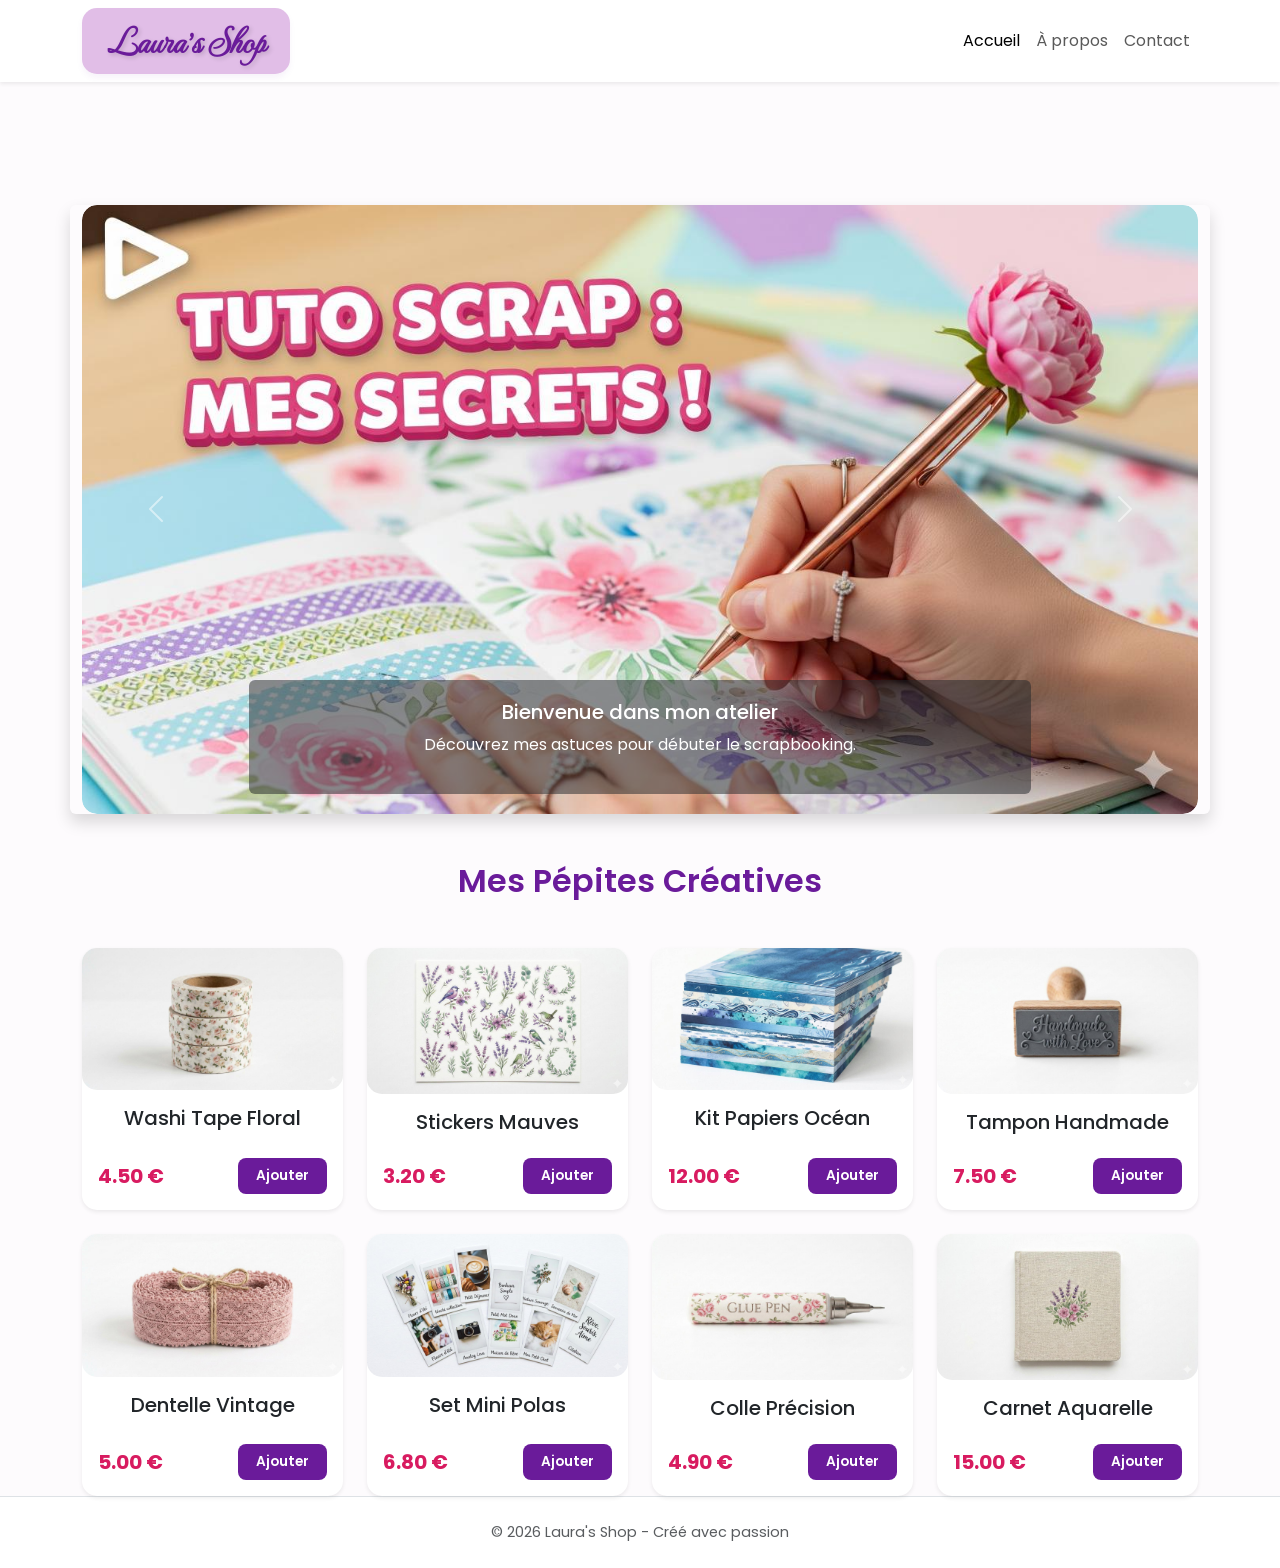
<file: index.html>
<!DOCTYPE html>
<html lang="fr"> 
<head>
    <meta charset="UTF-8">
    <meta name="viewport" content="width=device-width, initial-scale=1.0">
    <title>Laura's Shop - Scrapbooking & Créations</title> 
    <meta name="description" content="Découvrez Laura's Shop : boutique de scrapbooking et papeterie créative personnalisée."> 
    <link href="https://cdn.jsdelivr.net/npm/bootstrap@5.3.0/dist/css/bootstrap.min.css" rel="stylesheet"> 
    <link rel="stylesheet" href="css/style.css"> 
</head>
<body>

    <header> 
        <nav class="navbar navbar-expand-lg navbar-light bg-white shadow-sm fixed-top"> 
            <div class="container">
                <a class="navbar-brand fw-bold anchored-logo" href="index.html">Laura's Shop</a>
                <button class="navbar-toggler" type="button" data-bs-toggle="collapse" data-bs-target="#navbarNav">
                    <span class="navbar-toggler-icon"></span>
                </button>
                <div class="collapse navbar-collapse" id="navbarNav">
                    <ul class="navbar-nav ms-auto">
                        <li class="nav-item"><a class="nav-link active" href="index.html">Accueil</a></li>
                        <li class="nav-item"><a class="nav-link" href="about.html">À propos</a></li>
                        <li class="nav-item"><a class="nav-link" href="contact.html">Contact</a></li>
                    </ul>
                </div>
            </div>
        </nav>
    </header>

    <main class="mt-5 pt-4"> 
        <section id="tutoCarousel" class="carousel slide container my-5 shadow rounded overflow-hidden" data-bs-ride="carousel">
            <div class="carousel-inner">
                <div class="carousel-item active">
                    <img src="images/Gemini_Generated_Image_mxi321mxi321mxi3.jpg" class="d-block w-100" alt="Ambiance Scrapbooking Laura's Shop"> 
                    <div class="carousel-caption d-none d-md-block bg-dark bg-opacity-50 rounded">
                        <h5>Bienvenue dans mon atelier</h5>
                        <p>Découvrez mes astuces pour débuter le scrapbooking.</p>
                    </div>
                </div>
                <div class="carousel-item">
                    <img src="images/Gemini_Generated_Image_9dyt8o9dyt8o9dyt.jpg" class="d-block w-100" alt="Carnet Aquarelle">
                    <div class="carousel-caption d-none d-md-block bg-dark bg-opacity-50 rounded">
                        <h5>Le stylo fleuri</h5>
                        <p>Mon produit phare pour vos souvenirs les plus précieux.</p>
                    </div>
                </div>
            </div>
            <button class="carousel-control-prev" type="button" data-bs-target="#tutoCarousel" data-bs-slide="prev">
                <span class="carousel-control-prev-icon"></span>
            </button>
            <button class="carousel-control-next" type="button" data-bs-target="#tutoCarousel" data-bs-slide="next">
                <span class="carousel-control-next-icon"></span>
            </button>
        </section>

        <section class="container mt-5">
            <h2 class="text-center mb-5">Mes Pépites Créatives</h2>

            <div class="row g-4"> 
                
                <article class="col-12 col-md-6 col-lg-3"> 
                    <div class="card h-100 shadow-sm border-0 product-card"> 
                        <img src="images/Gemini_Generated_Image_bq68mibq68mibq68.jpg" class="card-img-top" alt="Washi Tape Floral Rose">
                        <div class="card-body d-flex flex-column text-center">
                            <h5 class="card-title">Washi Tape Floral</h5>
                            <div class="mt-auto pt-3 d-flex justify-content-between align-items-center">
                                <span class="price fw-bold" style="color: #d81b60;">4.50 €</span>
                                <button class="btn btn-ajouter-panier">Ajouter</button>
                            </div>
                        </div>
                    </div>
                </article>

                <article class="col-12 col-md-6 col-lg-3">
                    <div class="card h-100 shadow-sm border-0 product-card">
                        <img src="images/Gemini_Generated_Image_bdau4tbdau4tbdau.jpg" class="card-img-top" alt="Stickers Jardin Mauve">
                        <div class="card-body d-flex flex-column text-center">
                            <h5 class="card-title">Stickers Mauves</h5>
                            <div class="mt-auto pt-3 d-flex justify-content-between align-items-center">
                                <span class="price fw-bold" style="color: #d81b60;">3.20 €</span>
                                <button class="btn btn-ajouter-panier">Ajouter</button>
                            </div>
                        </div>
                    </div>
                </article>

                <article class="col-12 col-md-6 col-lg-3">
                    <div class="card h-100 shadow-sm border-0 product-card">
                        <img src="images/Gemini_Generated_Image_6sgvvf6sgvvf6sgv.jpg" class="card-img-top" alt="Kit Papiers Océan">
                        <div class="card-body d-flex flex-column text-center">
                            <h5 class="card-title">Kit Papiers Océan</h5>
                            <div class="mt-auto pt-3 d-flex justify-content-between align-items-center">
                                <span class="price fw-bold" style="color: #d81b60;">12.00 €</span>
                                <button class="btn btn-ajouter-panier">Ajouter</button>
                            </div>
                        </div>
                    </div>
                </article>

                <article class="col-12 col-md-6 col-lg-3">
                    <div class="card h-100 shadow-sm border-0 product-card">
                        <img src="images/Gemini_Generated_Image_9k2to99k2to99k2t.jpg" class="card-img-top" alt="Tampon Handmade">
                        <div class="card-body d-flex flex-column text-center">
                            <h5 class="card-title">Tampon Handmade</h5>
                            <div class="mt-auto pt-3 d-flex justify-content-between align-items-center">
                                <span class="price fw-bold" style="color: #d81b60;">7.50 €</span>
                                <button class="btn btn-ajouter-panier">Ajouter</button>
                            </div>
                        </div>
                    </div>
                </article>

                <article class="col-12 col-md-6 col-lg-3">
                    <div class="card h-100 shadow-sm border-0 product-card">
                        <img src="images/Gemini_Generated_Image_3bwvoq3bwvoq3bwv.jpg" class="card-img-top" alt="Dentelle Vieux Rose">
                        <div class="card-body d-flex flex-column text-center">
                            <h5 class="card-title">Dentelle Vintage</h5>
                            <div class="mt-auto pt-3 d-flex justify-content-between align-items-center">
                                <span class="price fw-bold" style="color: #d81b60;">5.00 €</span>
                                <button class="btn btn-ajouter-panier">Ajouter</button>
                            </div>
                        </div>
                    </div>
                </article>

                <article class="col-12 col-md-6 col-lg-3">
                    <div class="card h-100 shadow-sm border-0 product-card">
                        <img src="images/Gemini_Generated_Image_l2h06vl2h06vl2h0.jpg" class="card-img-top" alt="Set Mini Polas">
                        <div class="card-body d-flex flex-column text-center">
                            <h5 class="card-title">Set Mini Polas</h5>
                            <div class="mt-auto pt-3 d-flex justify-content-between align-items-center">
                                <span class="price fw-bold" style="color: #d81b60;">6.80 €</span>
                                <button class="btn btn-ajouter-panier">Ajouter</button>
                            </div>
                        </div>
                    </div>
                </article>

                <article class="col-12 col-md-6 col-lg-3">
                    <div class="card h-100 shadow-sm border-0 product-card">
                        <img src="images/Gemini_Generated_Image_yswtjayswtjayswt.jpg" class="card-img-top" alt="Colle de précision">
                        <div class="card-body d-flex flex-column text-center">
                            <h5 class="card-title">Colle Précision</h5>
                            <div class="mt-auto pt-3 d-flex justify-content-between align-items-center">
                                <span class="price fw-bold" style="color: #d81b60;">4.90 €</span>
                                <button class="btn btn-ajouter-panier">Ajouter</button>
                            </div>
                        </div>
                    </div>
                </article>

                <article class="col-12 col-md-6 col-lg-3">
                    <div class="card h-100 shadow-sm border-0 product-card">
                        <img src="images/Gemini_Generated_Image_vr7beqvr7beqvr7b.jpg" class="card-img-top" alt="Carnet Aquarelle">
                        <div class="card-body d-flex flex-column text-center">
                            <h5 class="card-title">Carnet Aquarelle</h5>
                            <div class="mt-auto pt-3 d-flex justify-content-between align-items-center">
                                <span class="price fw-bold" style="color: #d81b60;">15.00 €</span>
                                <button class="btn btn-ajouter-panier">Ajouter</button>
                            </div>
                        </div>
                    </div>
                </article>
            </div>
        </section>
    </main>

    <footer class="py-4 text-center border-top"> 
        <p class="mb-0 text-muted">&copy; 2026 Laura's Shop - Créé avec passion</p>
    </footer>

    <script src="https://cdn.jsdelivr.net/npm/bootstrap@5.3.0/dist/js/bootstrap.bundle.min.js"></script>
</body>
</html>
</file>
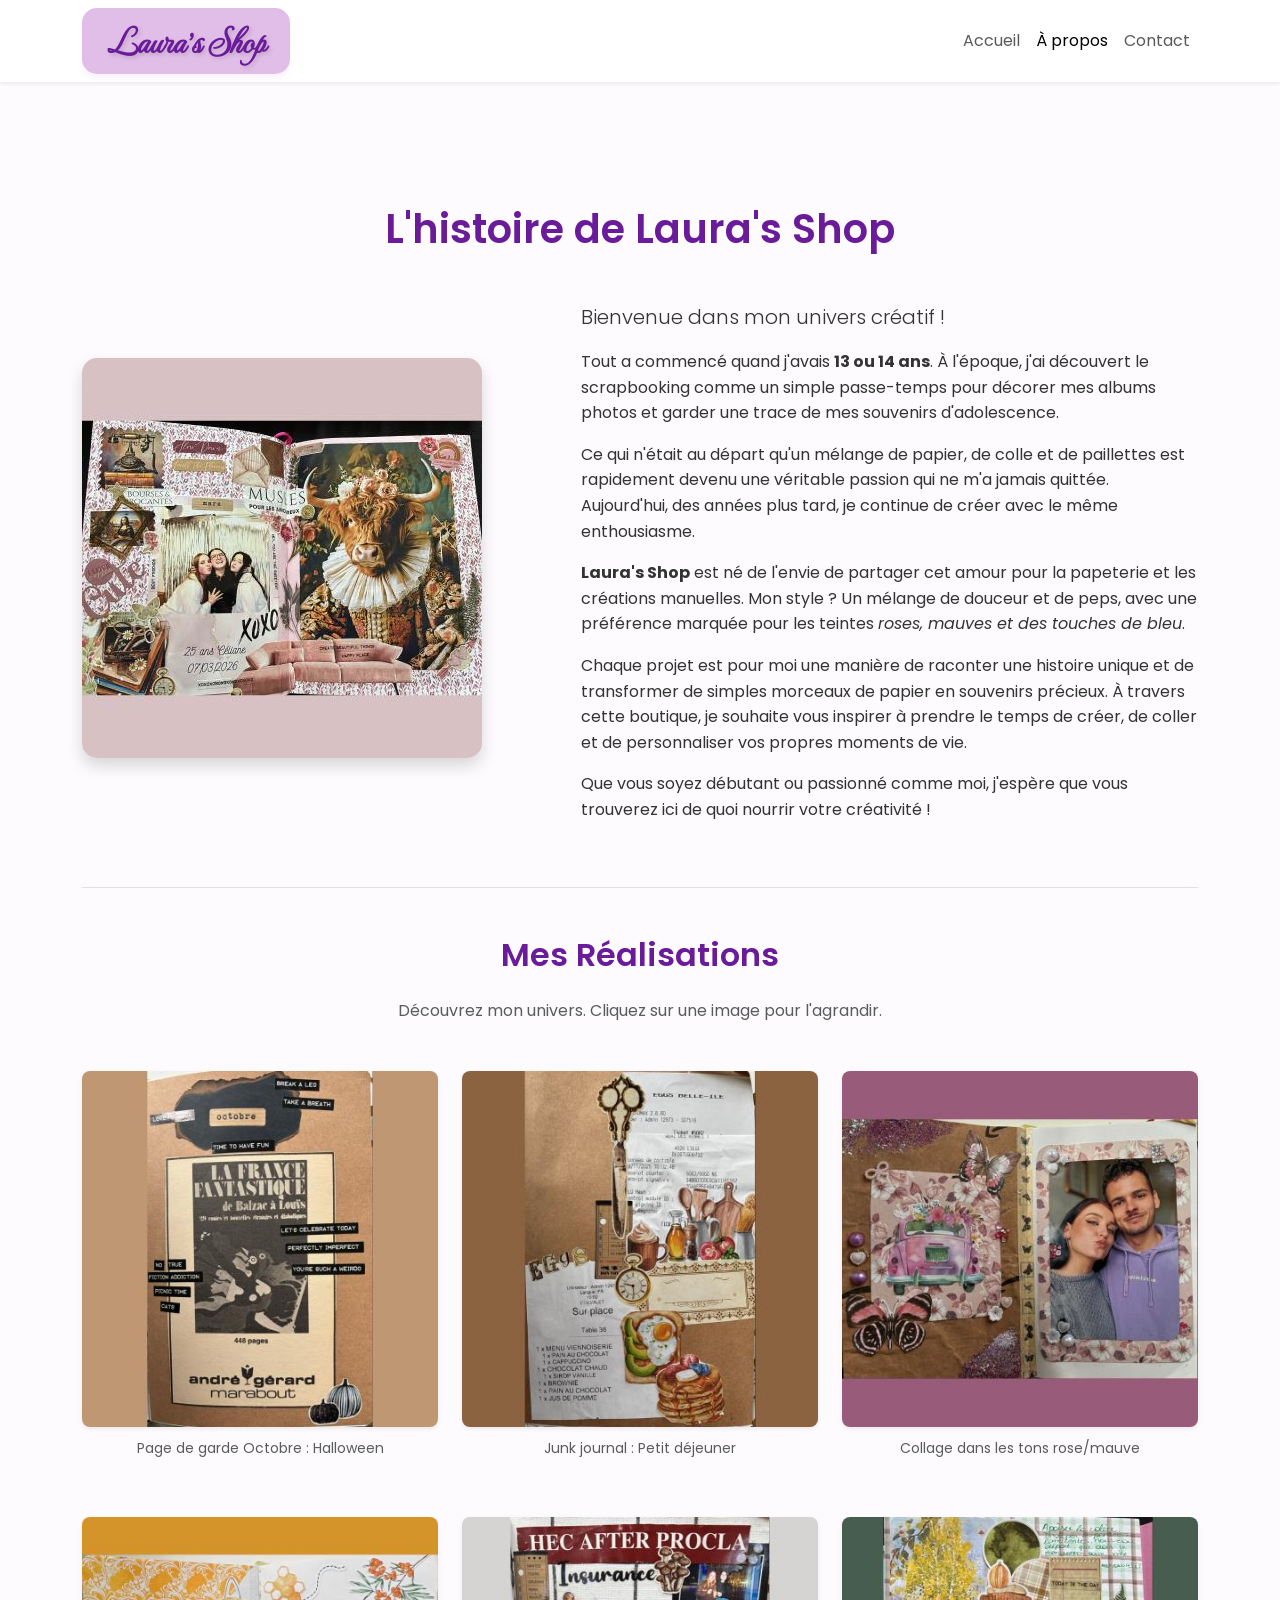
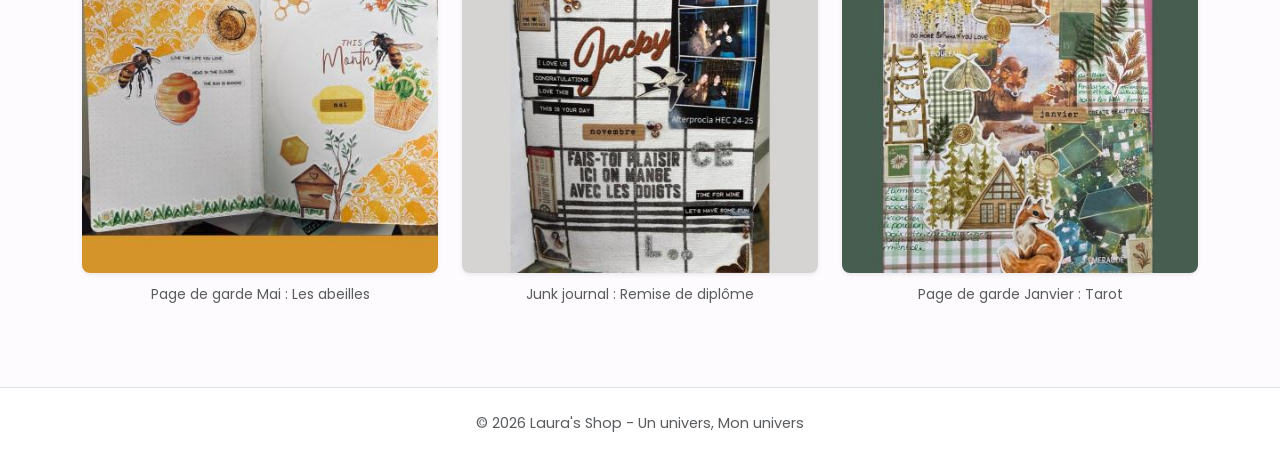
<file: about.html>
<!DOCTYPE html>
<html lang="fr">

<head>
    <meta charset="UTF-8">
    <meta name="viewport" content="width=device-width, initial-scale=1.0">
    <title>À propos - Laura's Shop</title>
    <meta name="description" content="Découvrez l'histoire de Laura's Shop, dédié à la passion du scrapbooking.">

    <link href="https://cdn.jsdelivr.net/npm/bootstrap@5.3.0/dist/css/bootstrap.min.css" rel="stylesheet">
    <link href="https://fonts.googleapis.com/css2?family=Poppins:wght@300;400;600&display=swap" rel="stylesheet">
    <link rel="stylesheet" href="css/style.css">

    <style>
        /* Ce style garantit que toutes les images de la galerie sont carrées et de même taille */
        .gallery-img-container {
            width: 100%;
            aspect-ratio: 1 / 1;
            /* Force le format carré */
            object-fit: cover;
            /* Remplit le carré sans déformer l'image */
            border-radius: 8px;
            /* Garde les coins arrondis comme vous l'aviez */
            transition: transform 0.3s ease;
        }

        .gallery-img-container:hover {
            transform: scale(1.03);
            /* Petit effet de zoom au survol */
        }

        /* Harmonise la hauteur des textes sous les images pour l'alignement */
        .gallery-caption {
            min-height: 40px;
            margin-top: 10px;
        }
    </style>
</head>

<body>
    <header>
        <nav class="navbar navbar-expand-lg navbar-light bg-white shadow-sm fixed-top">
            <div class="container">
                <a class="navbar-brand fw-bold anchored-logo" href="index.html">Laura's Shop</a>
                <button class="navbar-toggler" type="button" data-bs-toggle="collapse" data-bs-target="#navbarNav">
                    <span class="navbar-toggler-icon"></span>
                </button>
                <div class="collapse navbar-collapse" id="navbarNav">
                    <ul class="navbar-nav ms-auto">
                        <li class="nav-item"><a class="nav-link" href="index.html">Accueil</a></li>
                        <li class="nav-item"><a class="nav-link active" href="about.html">À propos</a></li>
                        <li class="nav-item"><a class="nav-link" href="contact.html">Contact</a></li>
                    </ul>
                </div>
            </div>
        </nav>
    </header>

    <main class="container my-5 pt-5">
        <h1 class="text-center mb-5 mt-4" style="color: #6a1b9a;">L'histoire de Laura's Shop</h1>

        <section class="row align-items-center">
            <div class="col-md-5 mb-4">
                <img src="images/Design sans titre (2).jpg" alt="Espace de travail créatif de Laura"
                    class="img-fluid rounded shadow">
            </div>

            <div class="col-md-7">
                <article class="ps-md-4">
                    <p class="lead">Bienvenue dans mon univers créatif !</p>

                    <p>Tout a commencé quand j'avais <strong>13 ou 14 ans</strong>. À l'époque, j'ai découvert le
                        scrapbooking comme un simple passe-temps pour décorer mes albums photos et garder une trace de
                        mes souvenirs d'adolescence.</p>

                    <p>Ce qui n'était au départ qu'un mélange de papier, de colle et de paillettes est rapidement devenu
                        une véritable passion qui ne m'a jamais quittée. Aujourd'hui, des années plus tard, je continue
                        de créer avec le même enthousiasme.</p>

                    <p><strong>Laura's Shop</strong> est né de l'envie de partager cet amour pour la papeterie et les
                        créations manuelles. Mon style ? Un mélange de douceur et de peps, avec une préférence marquée
                        pour les teintes <em>roses, mauves et des touches de bleu</em>.</p>

                    <p>Chaque projet est pour moi une manière de raconter une histoire unique et de transformer de
                        simples morceaux de papier en souvenirs précieux. À travers cette boutique, je souhaite vous
                        inspirer à prendre le temps de créer, de coller et de personnaliser vos propres moments de vie.
                    </p>

                    <p>Que vous soyez débutant ou passionné comme moi, j'espère que vous trouverez ici de quoi nourrir
                        votre créativité !</p>
                </article>
            </div>
        </section>

        <section id="galerie-creations" class="mt-5 pt-5 border-top">
            <h2 class="text-center mb-4" style="color: #6a1b9a;">Mes Réalisations</h2>
            <p class="text-center text-muted mb-5">Découvrez mon univers. Cliquez sur une image pour l'agrandir.</p>

            <div class="row justify-content-center g-4">

                <div class="col-6 col-md-4 text-center">
                    <img src="images/1.jpg" alt="Page de garde Octobre" class="gallery-img-container shadow-sm"
                        data-bs-toggle="modal" data-bs-target="#modalGalerie1" style="cursor: pointer;">
                    <p class="text-muted small gallery-caption">Page de garde Octobre : Halloween</p>
                </div>

                <div class="col-6 col-md-4 text-center">
                    <img src="images/2.jpg" alt="Junk journal petit déjeuner" class="gallery-img-container shadow-sm"
                        data-bs-toggle="modal" data-bs-target="#modalGalerie2" style="cursor: pointer;">
                    <p class="text-muted small gallery-caption">Junk journal : Petit déjeuner</p>
                </div>

                <div class="col-6 col-md-4 text-center">
                    <img src="images/3.jpg" alt="Collage rose et mauve" class="gallery-img-container shadow-sm"
                        data-bs-toggle="modal" data-bs-target="#modalGalerie3" style="cursor: pointer;">
                    <p class="text-muted small gallery-caption">Collage dans les tons rose/mauve</p>
                </div>

                <div class="col-6 col-md-4 text-center">
                    <img src="images/4.jpg" alt="Page de garde Mai" class="gallery-img-container shadow-sm"
                        data-bs-toggle="modal" data-bs-target="#modalGalerie4" style="cursor: pointer;">
                    <p class="text-muted small gallery-caption">Page de garde Mai : Les abeilles</p>
                </div>

                <div class="col-6 col-md-4 text-center">
                    <img src="images/5.jpg" alt="Junk journal remise de diplôme" class="gallery-img-container shadow-sm"
                        data-bs-toggle="modal" data-bs-target="#modalGalerie5" style="cursor: pointer;">
                    <p class="text-muted small gallery-caption">Junk journal : Remise de diplôme</p>
                </div>

                <div class="col-6 col-md-4 text-center">
                    <img src="images/6.jpg" alt="Page de garde Janvier" class="gallery-img-container shadow-sm"
                        data-bs-toggle="modal" data-bs-target="#modalGalerie6" style="cursor: pointer;">
                    <p class="text-muted small gallery-caption">Page de garde Janvier : Tarot</p>
                </div>

            </div>
        </section>

        <div class="modal fade" id="modalGalerie1" tabindex="-1" aria-hidden="true">
            <div class="modal-dialog modal-dialog-centered modal-lg">
                <div class="modal-content bg-transparent border-0">
                    <div class="modal-header border-0 justify-content-end pb-0">
                        <button type="button" class="btn-close btn-close-white" data-bs-dismiss="modal"
                            aria-label="Fermer"></button>
                    </div>
                    <div class="modal-body text-center pt-0">
                        <img src="images/1.jpg" alt="Agrandissement 1" class="img-fluid rounded shadow">
                    </div>
                </div>
            </div>
        </div>

        <div class="modal fade" id="modalGalerie2" tabindex="-1" aria-hidden="true">
            <div class="modal-dialog modal-dialog-centered modal-lg">
                <div class="modal-content bg-transparent border-0">
                    <div class="modal-header border-0 justify-content-end pb-0">
                        <button type="button" class="btn-close btn-close-white" data-bs-dismiss="modal"
                            aria-label="Fermer"></button>
                    </div>
                    <div class="modal-body text-center pt-0">
                        <img src="images/2.jpg" alt="Agrandissement 2" class="img-fluid rounded shadow">
                    </div>
                </div>
            </div>
        </div>

        <div class="modal fade" id="modalGalerie3" tabindex="-1" aria-hidden="true">
            <div class="modal-dialog modal-dialog-centered modal-lg">
                <div class="modal-content bg-transparent border-0">
                    <div class="modal-header border-0 justify-content-end pb-0">
                        <button type="button" class="btn-close btn-close-white" data-bs-dismiss="modal"
                            aria-label="Fermer"></button>
                    </div>
                    <div class="modal-body text-center pt-0">
                        <img src="images/3.jpg" alt="Agrandissement 3" class="img-fluid rounded shadow">
                    </div>
                </div>
            </div>
        </div>

        <div class="modal fade" id="modalGalerie4" tabindex="-1" aria-hidden="true">
            <div class="modal-dialog modal-dialog-centered modal-lg">
                <div class="modal-content bg-transparent border-0">
                    <div class="modal-header border-0 justify-content-end pb-0">
                        <button type="button" class="btn-close btn-close-white" data-bs-dismiss="modal"
                            aria-label="Fermer"></button>
                    </div>
                    <div class="modal-body text-center pt-0">
                        <img src="images/4.jpg" alt="Agrandissement 4" class="img-fluid rounded shadow">
                    </div>
                </div>
            </div>
        </div>

        <div class="modal fade" id="modalGalerie5" tabindex="-1" aria-hidden="true">
            <div class="modal-dialog modal-dialog-centered modal-lg">
                <div class="modal-content bg-transparent border-0">
                    <div class="modal-header border-0 justify-content-end pb-0">
                        <button type="button" class="btn-close btn-close-white" data-bs-dismiss="modal"
                            aria-label="Fermer"></button>
                    </div>
                    <div class="modal-body text-center pt-0">
                        <img src="images/5.jpg" alt="Agrandissement 5" class="img-fluid rounded shadow">
                    </div>
                </div>
            </div>
        </div>

        <div class="modal fade" id="modalGalerie6" tabindex="-1" aria-hidden="true">
            <div class="modal-dialog modal-dialog-centered modal-lg">
                <div class="modal-content bg-transparent border-0">
                    <div class="modal-header border-0 justify-content-end pb-0">
                        <button type="button" class="btn-close btn-close-white" data-bs-dismiss="modal"
                            aria-label="Fermer"></button>
                    </div>
                    <div class="modal-body text-center pt-0">
                        <img src="images/6.jpg" alt="Agrandissement 6" class="img-fluid rounded shadow">
                    </div>
                </div>
            </div>
        </div>

    </main>

    <footer class="py-4 text-center border-top mt-5">
        <p class="mb-0 text-muted">&copy; 2026 Laura's Shop - Un univers, Mon univers</p>
    </footer>

    <script src="https://cdn.jsdelivr.net/npm/bootstrap@5.3.0/dist/js/bootstrap.bundle.min.js"></script>
</body>
</html>
</file>
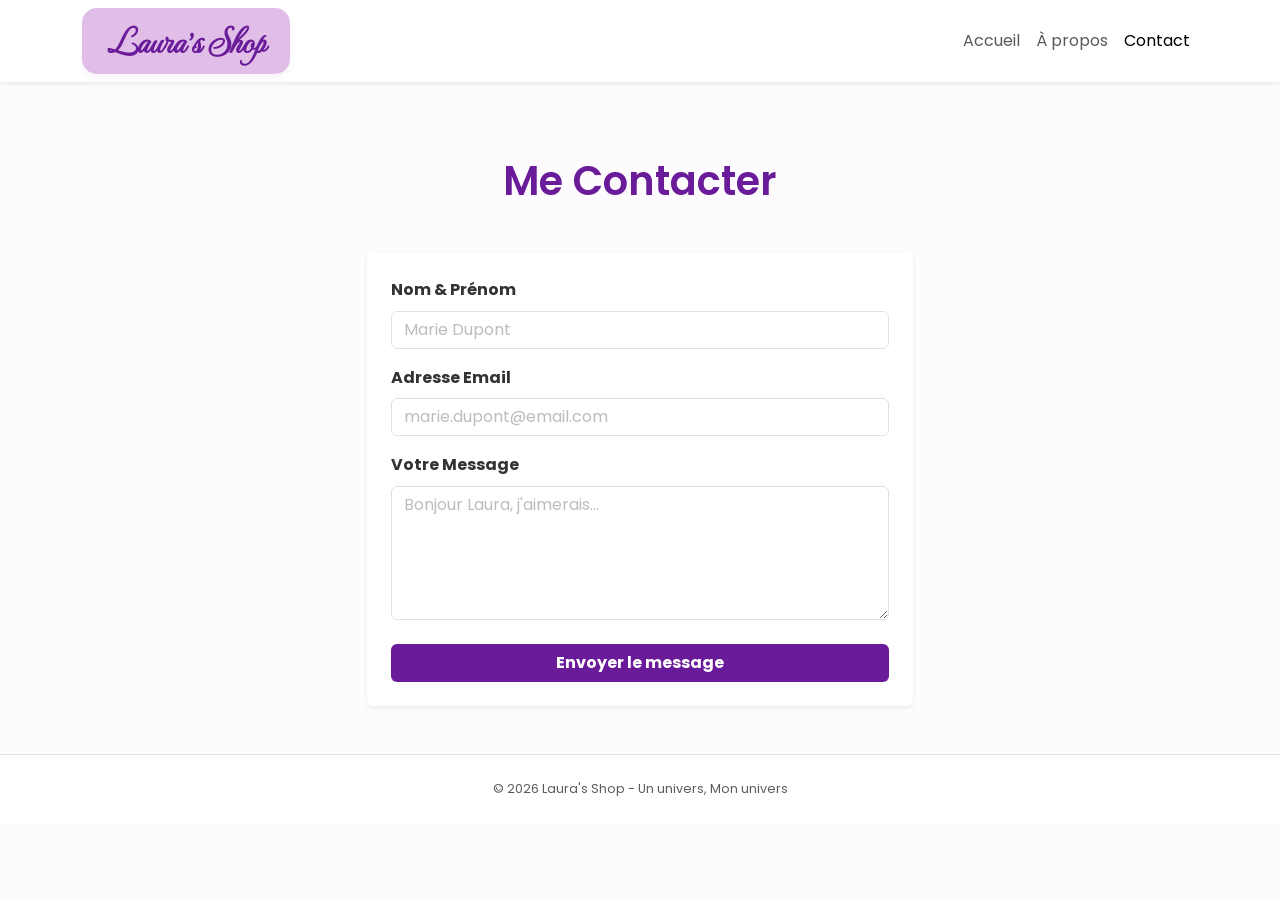
<file: contact.html>
<!DOCTYPE html>
<html lang="fr">

<head>
    <meta charset="UTF-8">
    <meta name="viewport" content="width=device-width, initial-scale=1.0">
    <title>Laura's Shop - Contact</title>
    <meta name="description" content="Contactez Laura's Shop pour vos projets de scrapbooking.">

    <link href="https://cdn.jsdelivr.net/npm/bootstrap@5.3.0/dist/css/bootstrap.min.css" rel="stylesheet">
    <link rel="stylesheet" href="css/style.css">
</head>

<body>

    <header>
        <nav class="navbar navbar-expand-lg navbar-light bg-white shadow-sm fixed-top">
            <div class="container">
                <a class="navbar-brand fw-bold an" href="index.html">Laura's Shop</a>
                <button class="navbar-toggler" type="button" data-bs-toggle="collapse" data-bs-target="#navbarNav">
                    <span class="navbar-toggler-icon"></span>
                </button>
                <div class="collapse navbar-collapse" id="navbarNav">
                    <ul class="navbar-nav ms-auto">
                        <li class="nav-item"><a class="nav-link" href="index.html">Accueil</a></li>
                        <li class="nav-item"><a class="nav-link" href="about.html">À propos</a></li>
                        <li class="nav-item"><a class="nav-link active" href="contact.html">Contact</a></li>
                    </ul>
                </div>
            </div>
        </nav>
    </header>

    <main class="container my-5 pt-4">
        <h1 class="text-center mb-5" style="color: #6a1b9a;">Me Contacter</h1>

        <section class="row justify-content-center">
            <div class="col-md-8 col-lg-6">
                <form id="contactForm" class="p-4 bg-white rounded shadow-sm">
                    <div class="mb-3">
                        <label for="name" class="form-label text-custom fw-bold">Nom & Prénom</label>
                        <input type="text" class="form-control" id="name" name="name" placeholder="Marie Dupont"
                            required>
                    </div>
                    <div class="mb-3">
                        <label for="email" class="form-label text-custom fw-bold">Adresse Email</label>
                        <input type="email" class="form-control" id="email" name="email"
                            placeholder="marie.dupont@email.com" required>
                    </div>
                    <div class="mb-3">
                        <label for="message" class="form-label text-custom fw-bold">Votre Message</label>
                        <textarea class="form-control" id="message" name="message" rows="5"
                            placeholder="Bonjour Laura, j'aimerais..." required></textarea>
                    </div>
                    <div class="text-center mt-4">
                        <button type="submit" class="btn text-white w-100 fw-bold" style="background-color: #6a1b9a;">
                            Envoyer le message
                        </button>
                    </div>
                </form>
            </div>
        </section>
    </main>

    <footer class="py-4 text-center border-top">
        <p class="mb-0 text-muted small">&copy; 2026 Laura's Shop - Un univers, Mon univers</p>
    </footer>

    <script src="https://cdn.jsdelivr.net/npm/bootstrap@5.3.0/dist/js/bootstrap.bundle.min.js"></script>
</body>

</html>
</file>
<file: css/style.css>
/* =========================================
   1. VARIABLES, POLICES & COHÉRENCE GLOBALE
   ========================================= */
@import url('https://fonts.googleapis.com/css2?family=Poppins:wght@300;400;600&display=swap');

:root {
    /* --- Ta Palette --- */
    --ls-rose-soft: #f8bbd0;
    --ls-mauve-soft: #e1bee7;
    --ls-blue-soft: #bbdefb;
    --ls-dark-purple: #6a1b9a;
    --ls-dark-text: #333333;

    /* --- TON NOUVEAU STANDARD D'ARRONDI (Coût cohérent) --- */
    --ls-main-border-radius: 15px;
    /* Arrondi standard pour tout le site */
}

/* Importation de ton MonteCarlo Signature depuis le dossier images */
@font-face {
    font-family: 'MonteCarlo';
    src: url('../images/MonteCarlo-Regular.ttf') format('truetype');
}

body {
    font-family: 'Poppins', sans-serif;
    font-size: 16px;
    line-height: 1.6;
    background-color: #fdfbfd;
    color: var(--ls-dark-text);
    padding-top: 85px;
    /* Légèrement augmenté pour le logo encadré */
}

/* =========================================
   2. TYPOGRAPHIE & LOGO ENCADRÉ
   ========================================= */
h1,
h2,
h3 {
    font-family: 'Poppins', sans-serif;
    font-weight: 600;
    color: var(--ls-dark-purple);
}

/* --- LE NOUVEAU LOGO RECTANGLE PLEIN LILA --- */
.navbar-brand {
    font-family: 'MonteCarlo', cursive !important;
    color: var(--ls-dark-purple) !important;
    /* Écriture en violet foncé */
    background-color: var(--ls-mauve-soft);
    /* Le fond lila plein */
    font-size: 2.2rem;
    font-weight: normal;
    padding: 5px 25px;
    /* Un peu plus d'espace sur les côtés pour respirer */
    border-radius: var(--ls-main-border-radius);
    /* On garde tes beaux arrondis */
    display: inline-flex;
    align-items: center;
    justify-content: center;
    border: none;
    /* On supprime l'ancien contour */
    box-shadow: 0 4px 6px rgba(106, 27, 154, 0.05);
    /* Petite ombre douce optionnelle */
}

/* =========================================
   3. COMPOSANTS (Cards, Boutons, etc.)
   ========================================= */

/* Cartes produits */
.product-card {
    transition: transform 0.3s ease, box-shadow 0.3s ease;
    border-radius: 15px;
}

.product-card:hover {
    transform: translateY(-8px);
    box-shadow: 0 10px 20px rgba(106, 27, 154, 0.1) !important;
}

.price {
    color: var(--price-pink);
    font-size: 1.25rem;
    font-weight: 600;
}

/* Personnalisation du bouton d'envoi */
.btn-primary-custom {
    background-color: var(--dark-purple);
    color: white;
    border: none;
    transition: opacity 0.3s ease;
}

.btn-primary-custom:hover {
    background-color: #4a148c;
    color: white;
    opacity: 0.9;
}

/* =========================================
   4. PIED DE PAGE
   ========================================= */
footer {
    background-color: white;
    font-size: 0.9rem;
}

/* =========================================
   5. EFFETS GALERIE (Page À propos)
   ========================================= */
.hover-zoom {
    transition: transform 0.3s ease;
}

.hover-zoom:hover {
    transform: scale(1.05);
    /* Grossit l'image de 5% au survol */
}

/* =========================================
   7. COHÉRENCE VISUELLE (NOUVEAU)
   ========================================= */

/* --- Uniformisation des arrondis pour TOUTES les photos du site --- */
.card-img-top,
/* Photos des produits */
.carousel-inner,
/* Container du carrousel */
.carousel-item img,
/* Photos dans le carrousel */
.img-fluid.rounded,
/* Autres images avec la classe rounded */
.product-card {
    /* Cartes de produits (si ombre portée) */
    border-radius: var(--ls-main-border-radius) !important;
}

/* Empêche le carrousel de dépasser de son arrondi */
.carousel-inner {
    overflow: hidden;
}

/* =========================================
   8. STYLE DES NOUVEAUX ÉLÉMENTS (Finalisation)
   ========================================= */

/* --- Le nouveau Bouton d'Action Carré Arrondi --- */
.btn-ajouter-panier {
    background-color: var(--ls-dark-purple);
    color: white;
    font-family: 'Poppins', sans-serif;
    font-size: 0.85rem;
    font-weight: 600;
    text-uppercase: uppercase;

    /* --- La Forme --- */
    padding: 8px 18px;

    /* --- Les Arrondis Légers --- */
    border-radius: 8px;
    /* Plus carré que 'rounded-pill' mais toujours doux */
    border: none;
    transition: all 0.3s ease;
}

.btn-ajouter-panier:hover {
    background-color: #4a148c;
    color: white;
    transform: translateY(-2px);
    /* Petit effet de levée pro */
}

/* --- Transparence des Exemples (Placeholders) --- */
.form-control::placeholder {
    color: #444;
    /* Base gris foncé */
    opacity: 0.35;
    /* TRÈS TRANSPARENT pour bien montrer que c'est une suggestion */
}

/* Hack pour Internet Explorer (si ton prof l'utilise...) */
.form-control:-ms-input-placeholder {
    color: #444;
    opacity: 0.35;
}

.form-control::-ms-input-placeholder {
    color: #444;
    opacity: 0.35;
}

/* --- PHOTOS UNIFORMES (Page À propos) --- */
.img-galerie-uniforme {
    width: 100%;
    aspect-ratio: 1 / 1;
    /* Force un carré parfait peu importe l'écran */
    object-fit: cover;
    /* Coupe proprement l'image pour remplir le carré sans l'écraser */
    border-radius: var(--ls-main-border-radius);
    /* Même arrondi que le reste du site */
}
/* Style du Logo pour toutes les pages */
.anchored-logo {
    color: #6a1b9a !important; /* Ta couleur mauve fétiche */
    text-shadow: 2px 2px 4px rgba(0, 0, 0, 0.15);
    transition: all 0.3s ease-in-out;
    text-decoration: none;
}

.anchored-logo:hover {
    text-shadow: 1px 1px 2px rgba(0, 0, 0, 0.2);
    opacity: 0.9;
}
</file>
